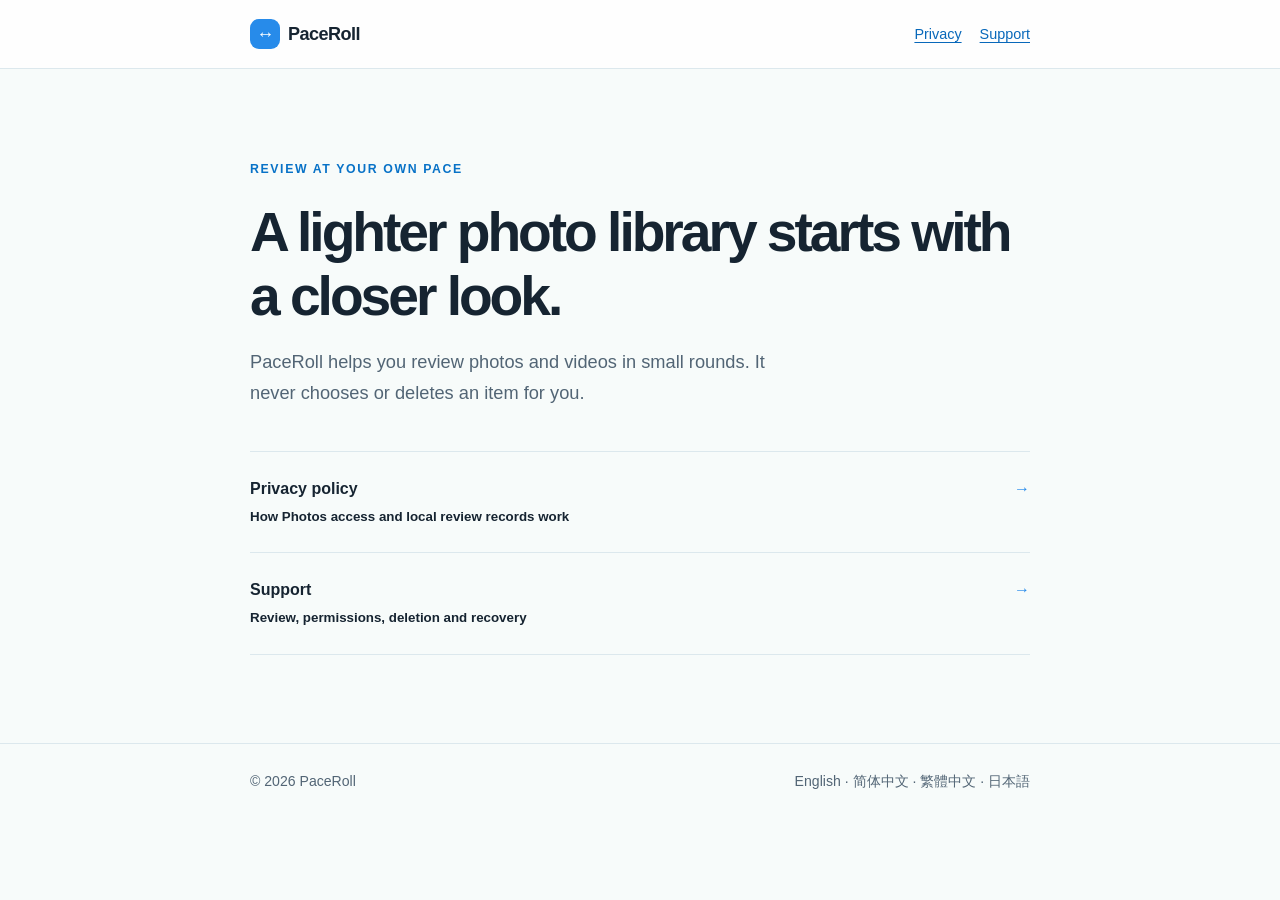
<file: index.html>
<!doctype html>
<html lang="en"><head><meta charset="utf-8"><meta name="viewport" content="width=device-width,initial-scale=1"><title>PaceRoll · Help &amp; Privacy</title><meta name="description" content="PaceRoll photo review support and privacy information."><link rel="icon" type="image/png" href="favicon.png"><link rel="stylesheet" href="styles.css"></head>
<body><header><div class="wrap nav"><a class="brand" href="./"><i aria-hidden="true">↔</i>PaceRoll</a><nav class="navlinks" aria-label="Pages"><a href="privacy/">Privacy</a><a href="support/">Support</a></nav></div></header>
<main class="wrap"><p class="eyebrow">Review at your own pace</p><h1>A lighter photo library starts with a closer look.</h1><p class="lede">PaceRoll helps you review photos and videos in small rounds. It never chooses or deletes an item for you.</p><nav class="linklist" aria-label="Help and legal pages"><a href="privacy/"><span>Privacy policy<br><small>How Photos access and local review records work</small></span><span aria-hidden="true">→</span></a><a href="support/"><span>Support<br><small>Review, permissions, deletion and recovery</small></span><span aria-hidden="true">→</span></a></nav></main>
<footer><div class="wrap"><span>© 2026 PaceRoll</span><span>English · 简体中文 · 繁體中文 · 日本語</span></div></footer></body></html>
</file>
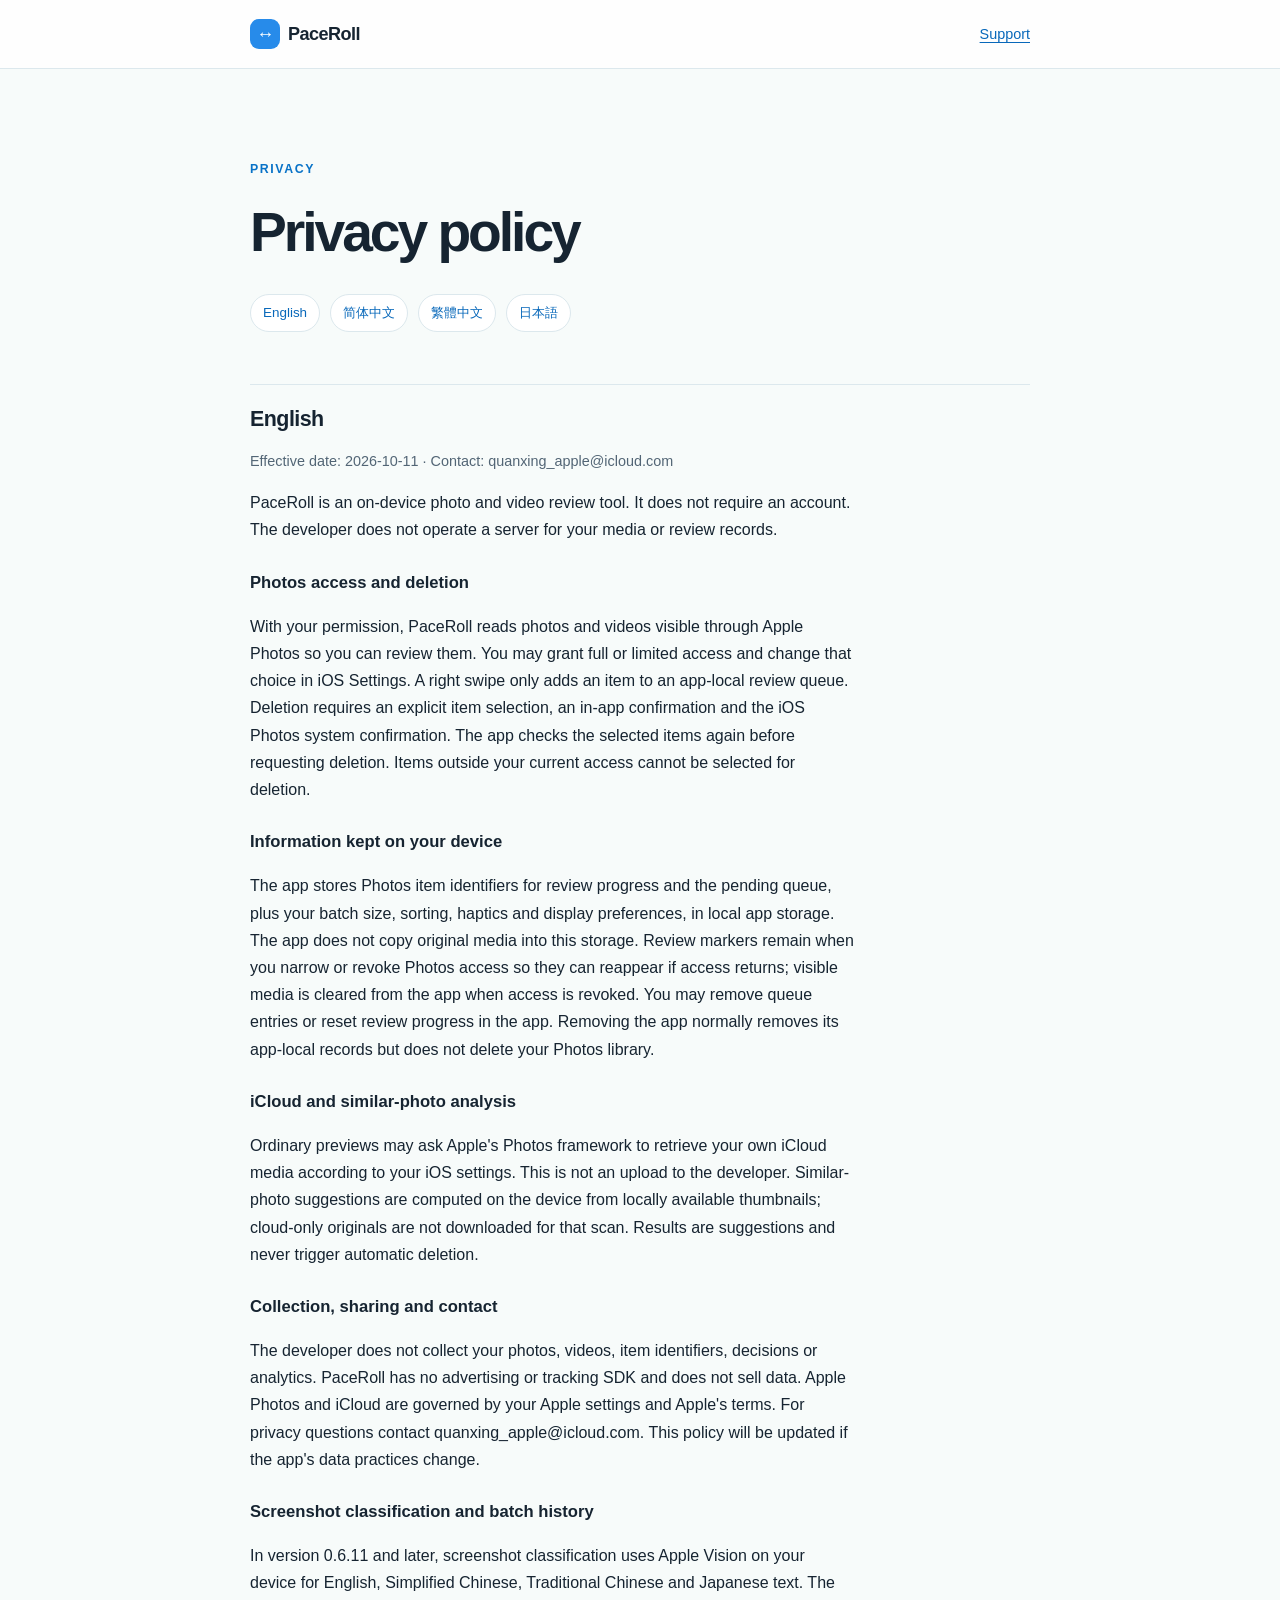
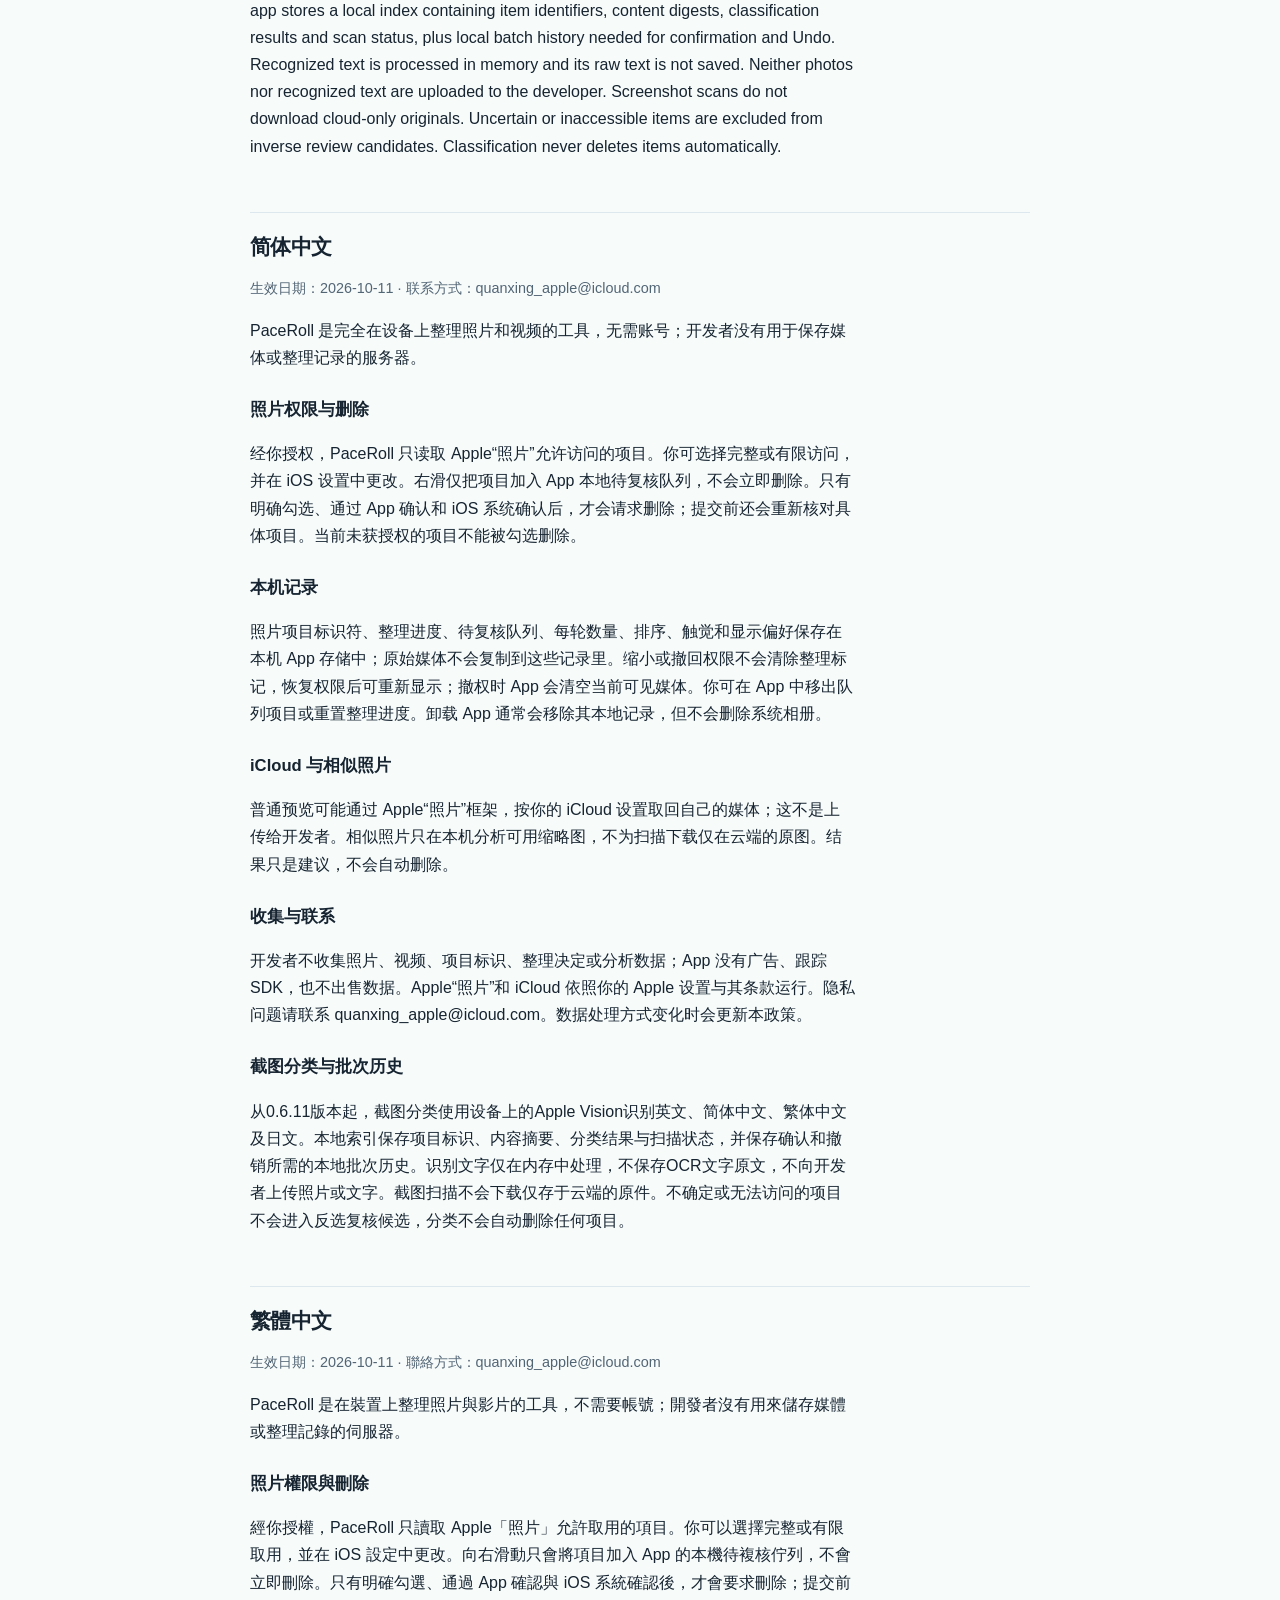
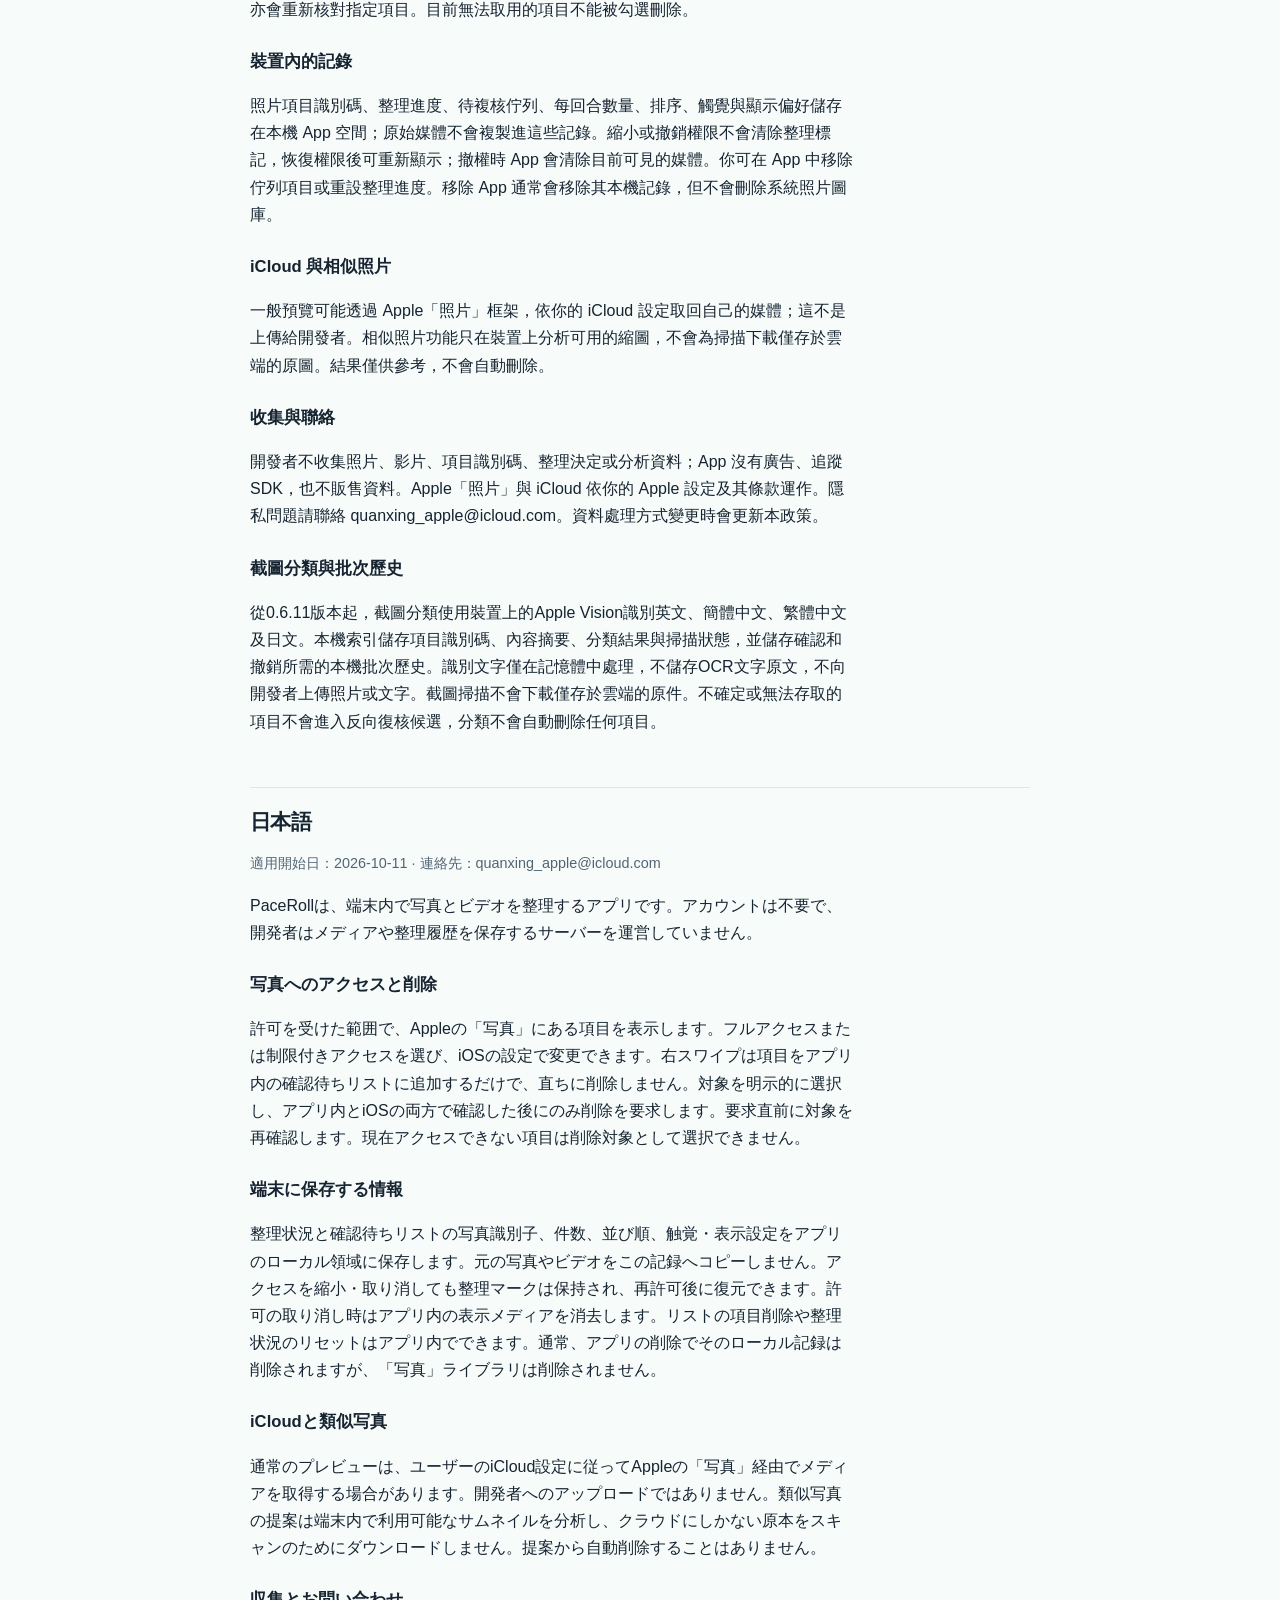
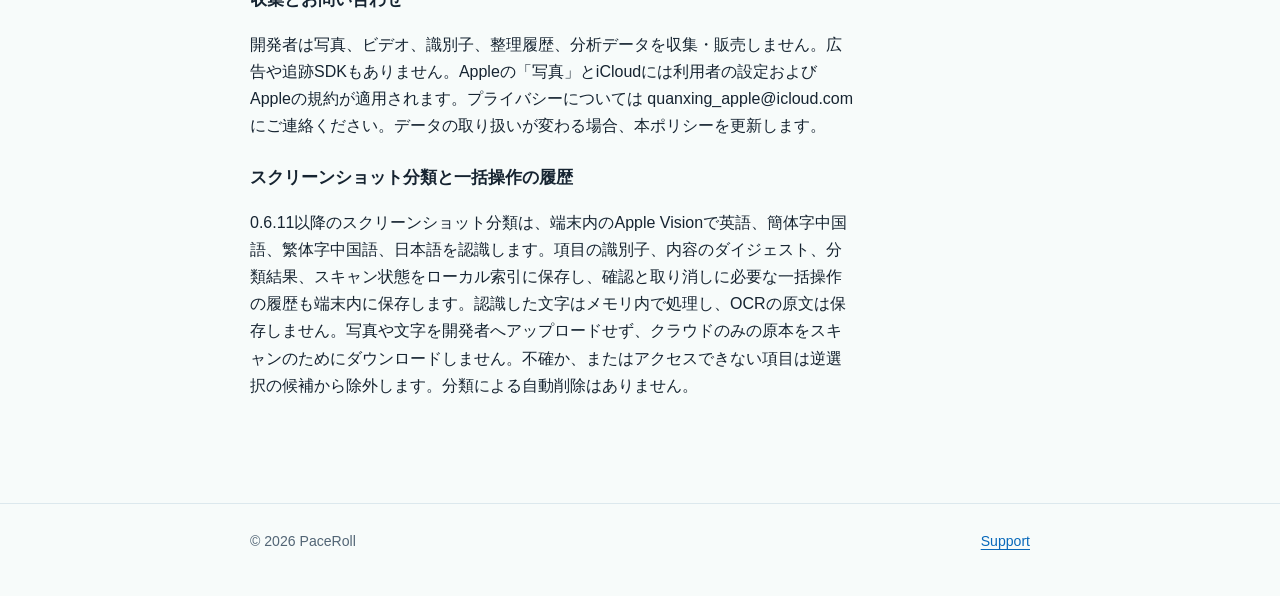
<file: privacy/index.html>
<!doctype html>
<html lang="en"><head><meta charset="utf-8"><meta name="viewport" content="width=device-width,initial-scale=1"><title>Privacy Policy · PaceRoll</title><meta name="description" content="How PaceRoll handles Photos access and on-device review data."><link rel="icon" type="image/png" href="../favicon.png"><link rel="stylesheet" href="../styles.css"></head>
<body><header><div class="wrap nav"><a class="brand" href="../"><i aria-hidden="true">↔</i>PaceRoll</a><nav class="navlinks" aria-label="Pages"><a href="../support/">Support</a></nav></div></header>
<main class="wrap"><p class="eyebrow">Privacy</p><h1>Privacy policy</h1><nav class="language-nav" aria-label="Language"><a href="#en">English</a><a href="#zh-hans">简体中文</a><a href="#zh-hant">繁體中文</a><a href="#ja">日本語</a></nav>
<article id="en" class="language-section" lang="en"><h2>English</h2><p class="meta">Effective date: 2026-10-11 · Contact: quanxing_apple@icloud.com</p><p>PaceRoll is an on-device photo and video review tool. It does not require an account. The developer does not operate a server for your media or review records.</p><h3>Photos access and deletion</h3><p>With your permission, PaceRoll reads photos and videos visible through Apple Photos so you can review them. You may grant full or limited access and change that choice in iOS Settings. A right swipe only adds an item to an app-local review queue. Deletion requires an explicit item selection, an in-app confirmation and the iOS Photos system confirmation. The app checks the selected items again before requesting deletion. Items outside your current access cannot be selected for deletion.</p><h3>Information kept on your device</h3><p>The app stores Photos item identifiers for review progress and the pending queue, plus your batch size, sorting, haptics and display preferences, in local app storage. The app does not copy original media into this storage. Review markers remain when you narrow or revoke Photos access so they can reappear if access returns; visible media is cleared from the app when access is revoked. You may remove queue entries or reset review progress in the app. Removing the app normally removes its app-local records but does not delete your Photos library.</p><h3>iCloud and similar-photo analysis</h3><p>Ordinary previews may ask Apple's Photos framework to retrieve your own iCloud media according to your iOS settings. This is not an upload to the developer. Similar-photo suggestions are computed on the device from locally available thumbnails; cloud-only originals are not downloaded for that scan. Results are suggestions and never trigger automatic deletion.</p><h3>Collection, sharing and contact</h3><p>The developer does not collect your photos, videos, item identifiers, decisions or analytics. PaceRoll has no advertising or tracking SDK and does not sell data. Apple Photos and iCloud are governed by your Apple settings and Apple's terms. For privacy questions contact quanxing_apple@icloud.com. This policy will be updated if the app's data practices change.</p><h3>Screenshot classification and batch history</h3><p>In version 0.6.11 and later, screenshot classification uses Apple Vision on your device for English, Simplified Chinese, Traditional Chinese and Japanese text. The app stores a local index containing item identifiers, content digests, classification results and scan status, plus local batch history needed for confirmation and Undo. Recognized text is processed in memory and its raw text is not saved. Neither photos nor recognized text are uploaded to the developer. Screenshot scans do not download cloud-only originals. Uncertain or inaccessible items are excluded from inverse review candidates. Classification never deletes items automatically.</p></article>
<article id="zh-hans" class="language-section" lang="zh-Hans"><h2>简体中文</h2><p class="meta">生效日期：2026-10-11 · 联系方式：quanxing_apple@icloud.com</p><p>PaceRoll 是完全在设备上整理照片和视频的工具，无需账号；开发者没有用于保存媒体或整理记录的服务器。</p><h3>照片权限与删除</h3><p>经你授权，PaceRoll 只读取 Apple“照片”允许访问的项目。你可选择完整或有限访问，并在 iOS 设置中更改。右滑仅把项目加入 App 本地待复核队列，不会立即删除。只有明确勾选、通过 App 确认和 iOS 系统确认后，才会请求删除；提交前还会重新核对具体项目。当前未获授权的项目不能被勾选删除。</p><h3>本机记录</h3><p>照片项目标识符、整理进度、待复核队列、每轮数量、排序、触觉和显示偏好保存在本机 App 存储中；原始媒体不会复制到这些记录里。缩小或撤回权限不会清除整理标记，恢复权限后可重新显示；撤权时 App 会清空当前可见媒体。你可在 App 中移出队列项目或重置整理进度。卸载 App 通常会移除其本地记录，但不会删除系统相册。</p><h3>iCloud 与相似照片</h3><p>普通预览可能通过 Apple“照片”框架，按你的 iCloud 设置取回自己的媒体；这不是上传给开发者。相似照片只在本机分析可用缩略图，不为扫描下载仅在云端的原图。结果只是建议，不会自动删除。</p><h3>收集与联系</h3><p>开发者不收集照片、视频、项目标识、整理决定或分析数据；App 没有广告、跟踪 SDK，也不出售数据。Apple“照片”和 iCloud 依照你的 Apple 设置与其条款运行。隐私问题请联系 quanxing_apple@icloud.com。数据处理方式变化时会更新本政策。</p><h3>截图分类与批次历史</h3><p>从0.6.11版本起，截图分类使用设备上的Apple Vision识别英文、简体中文、繁体中文及日文。本地索引保存项目标识、内容摘要、分类结果与扫描状态，并保存确认和撤销所需的本地批次历史。识别文字仅在内存中处理，不保存OCR文字原文，不向开发者上传照片或文字。截图扫描不会下载仅存于云端的原件。不确定或无法访问的项目不会进入反选复核候选，分类不会自动删除任何项目。</p></article>
<article id="zh-hant" class="language-section" lang="zh-Hant"><h2>繁體中文</h2><p class="meta">生效日期：2026-10-11 · 聯絡方式：quanxing_apple@icloud.com</p><p>PaceRoll 是在裝置上整理照片與影片的工具，不需要帳號；開發者沒有用來儲存媒體或整理記錄的伺服器。</p><h3>照片權限與刪除</h3><p>經你授權，PaceRoll 只讀取 Apple「照片」允許取用的項目。你可以選擇完整或有限取用，並在 iOS 設定中更改。向右滑動只會將項目加入 App 的本機待複核佇列，不會立即刪除。只有明確勾選、通過 App 確認與 iOS 系統確認後，才會要求刪除；提交前亦會重新核對指定項目。目前無法取用的項目不能被勾選刪除。</p><h3>裝置內的記錄</h3><p>照片項目識別碼、整理進度、待複核佇列、每回合數量、排序、觸覺與顯示偏好儲存在本機 App 空間；原始媒體不會複製進這些記錄。縮小或撤銷權限不會清除整理標記，恢復權限後可重新顯示；撤權時 App 會清除目前可見的媒體。你可在 App 中移除佇列項目或重設整理進度。移除 App 通常會移除其本機記錄，但不會刪除系統照片圖庫。</p><h3>iCloud 與相似照片</h3><p>一般預覽可能透過 Apple「照片」框架，依你的 iCloud 設定取回自己的媒體；這不是上傳給開發者。相似照片功能只在裝置上分析可用的縮圖，不會為掃描下載僅存於雲端的原圖。結果僅供參考，不會自動刪除。</p><h3>收集與聯絡</h3><p>開發者不收集照片、影片、項目識別碼、整理決定或分析資料；App 沒有廣告、追蹤 SDK，也不販售資料。Apple「照片」與 iCloud 依你的 Apple 設定及其條款運作。隱私問題請聯絡 quanxing_apple@icloud.com。資料處理方式變更時會更新本政策。</p><h3>截圖分類與批次歷史</h3><p>從0.6.11版本起，截圖分類使用裝置上的Apple Vision識別英文、簡體中文、繁體中文及日文。本機索引儲存項目識別碼、內容摘要、分類結果與掃描狀態，並儲存確認和撤銷所需的本機批次歷史。識別文字僅在記憶體中處理，不儲存OCR文字原文，不向開發者上傳照片或文字。截圖掃描不會下載僅存於雲端的原件。不確定或無法存取的項目不會進入反向復核候選，分類不會自動刪除任何項目。</p></article>
<article id="ja" class="language-section" lang="ja"><h2>日本語</h2><p class="meta">適用開始日：2026-10-11 · 連絡先：quanxing_apple@icloud.com</p><p>PaceRollは、端末内で写真とビデオを整理するアプリです。アカウントは不要で、開発者はメディアや整理履歴を保存するサーバーを運営していません。</p><h3>写真へのアクセスと削除</h3><p>許可を受けた範囲で、Appleの「写真」にある項目を表示します。フルアクセスまたは制限付きアクセスを選び、iOSの設定で変更できます。右スワイプは項目をアプリ内の確認待ちリストに追加するだけで、直ちに削除しません。対象を明示的に選択し、アプリ内とiOSの両方で確認した後にのみ削除を要求します。要求直前に対象を再確認します。現在アクセスできない項目は削除対象として選択できません。</p><h3>端末に保存する情報</h3><p>整理状況と確認待ちリストの写真識別子、件数、並び順、触覚・表示設定をアプリのローカル領域に保存します。元の写真やビデオをこの記録へコピーしません。アクセスを縮小・取り消しても整理マークは保持され、再許可後に復元できます。許可の取り消し時はアプリ内の表示メディアを消去します。リストの項目削除や整理状況のリセットはアプリ内でできます。通常、アプリの削除でそのローカル記録は削除されますが、「写真」ライブラリは削除されません。</p><h3>iCloudと類似写真</h3><p>通常のプレビューは、ユーザーのiCloud設定に従ってAppleの「写真」経由でメディアを取得する場合があります。開発者へのアップロードではありません。類似写真の提案は端末内で利用可能なサムネイルを分析し、クラウドにしかない原本をスキャンのためにダウンロードしません。提案から自動削除することはありません。</p><h3>収集とお問い合わせ</h3><p>開発者は写真、ビデオ、識別子、整理履歴、分析データを収集・販売しません。広告や追跡SDKもありません。Appleの「写真」とiCloudには利用者の設定およびAppleの規約が適用されます。プライバシーについては quanxing_apple@icloud.com にご連絡ください。データの取り扱いが変わる場合、本ポリシーを更新します。</p><h3>スクリーンショット分類と一括操作の履歴</h3><p>0.6.11以降のスクリーンショット分類は、端末内のApple Visionで英語、簡体字中国語、繁体字中国語、日本語を認識します。項目の識別子、内容のダイジェスト、分類結果、スキャン状態をローカル索引に保存し、確認と取り消しに必要な一括操作の履歴も端末内に保存します。認識した文字はメモリ内で処理し、OCRの原文は保存しません。写真や文字を開発者へアップロードせず、クラウドのみの原本をスキャンのためにダウンロードしません。不確か、またはアクセスできない項目は逆選択の候補から除外します。分類による自動削除はありません。</p></article>
</main><footer><div class="wrap"><span>© 2026 PaceRoll</span><a href="../support/">Support</a></div></footer></body></html>
</file>
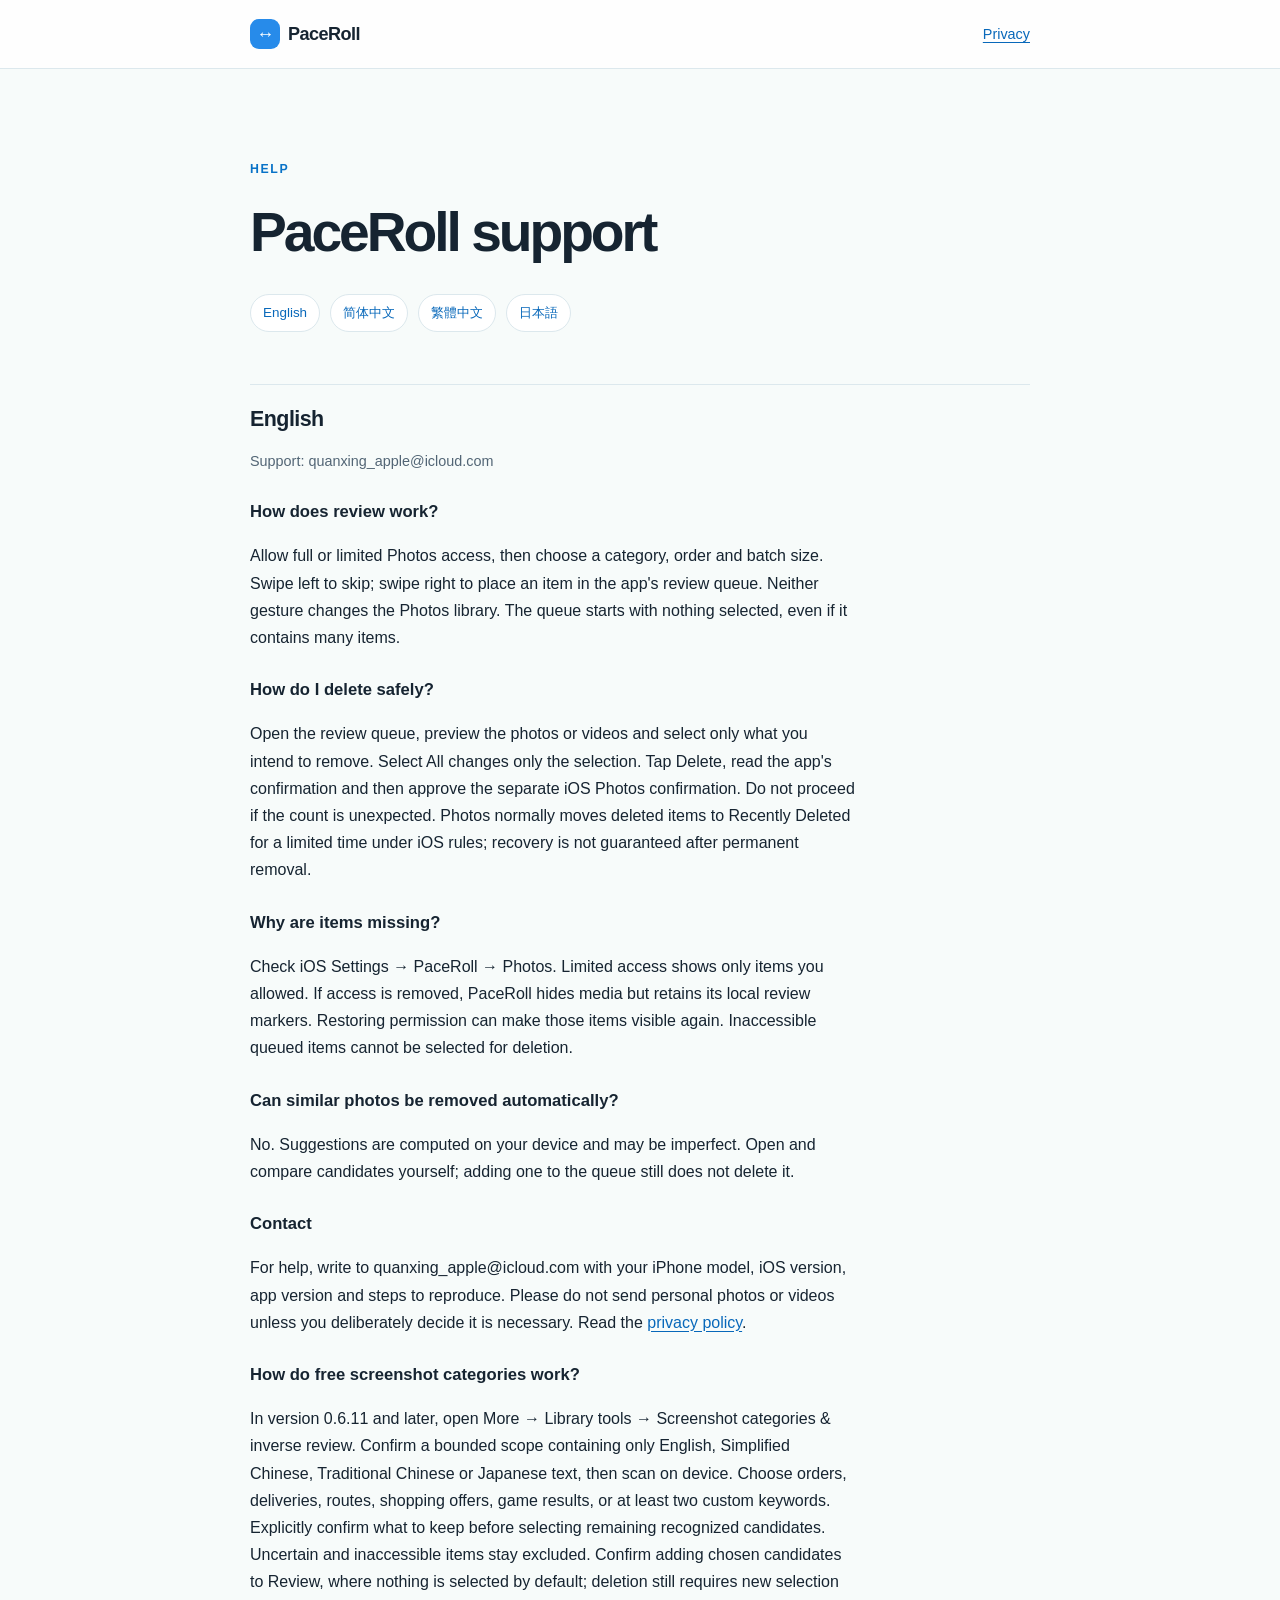
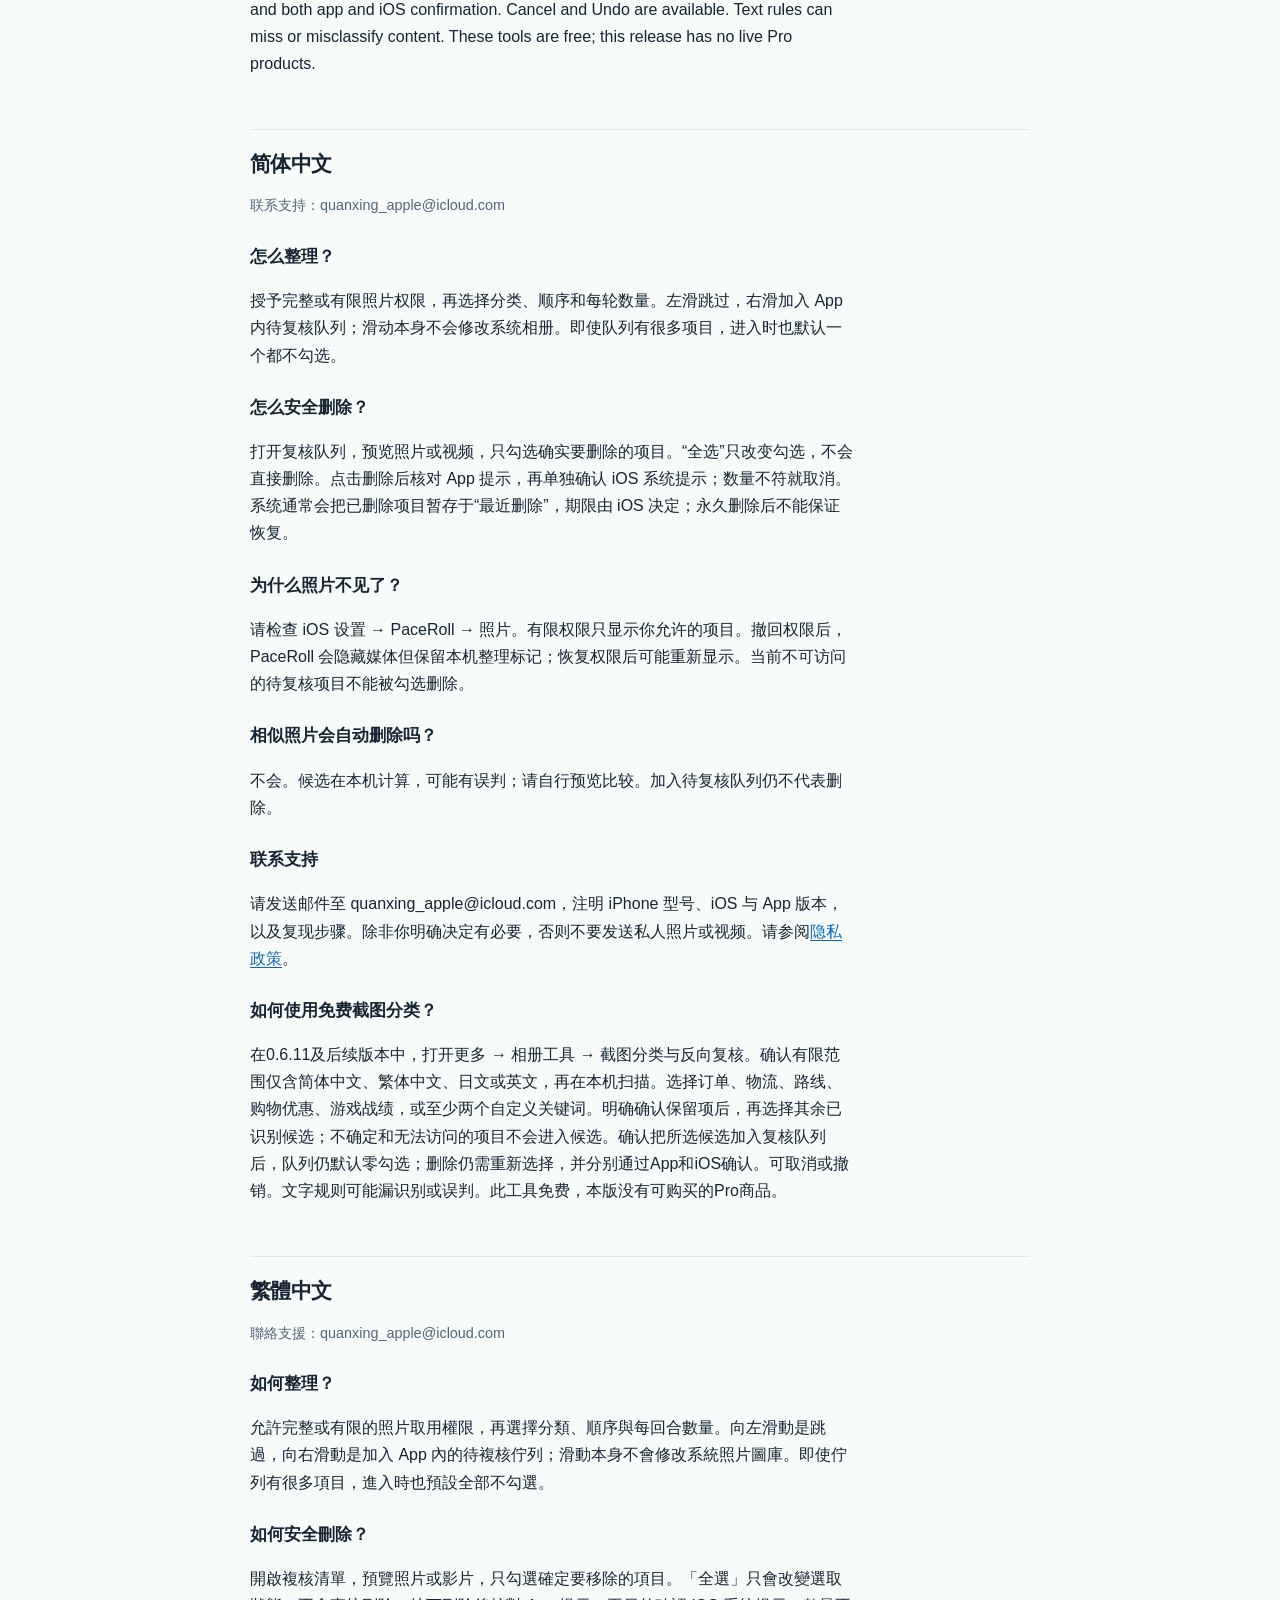
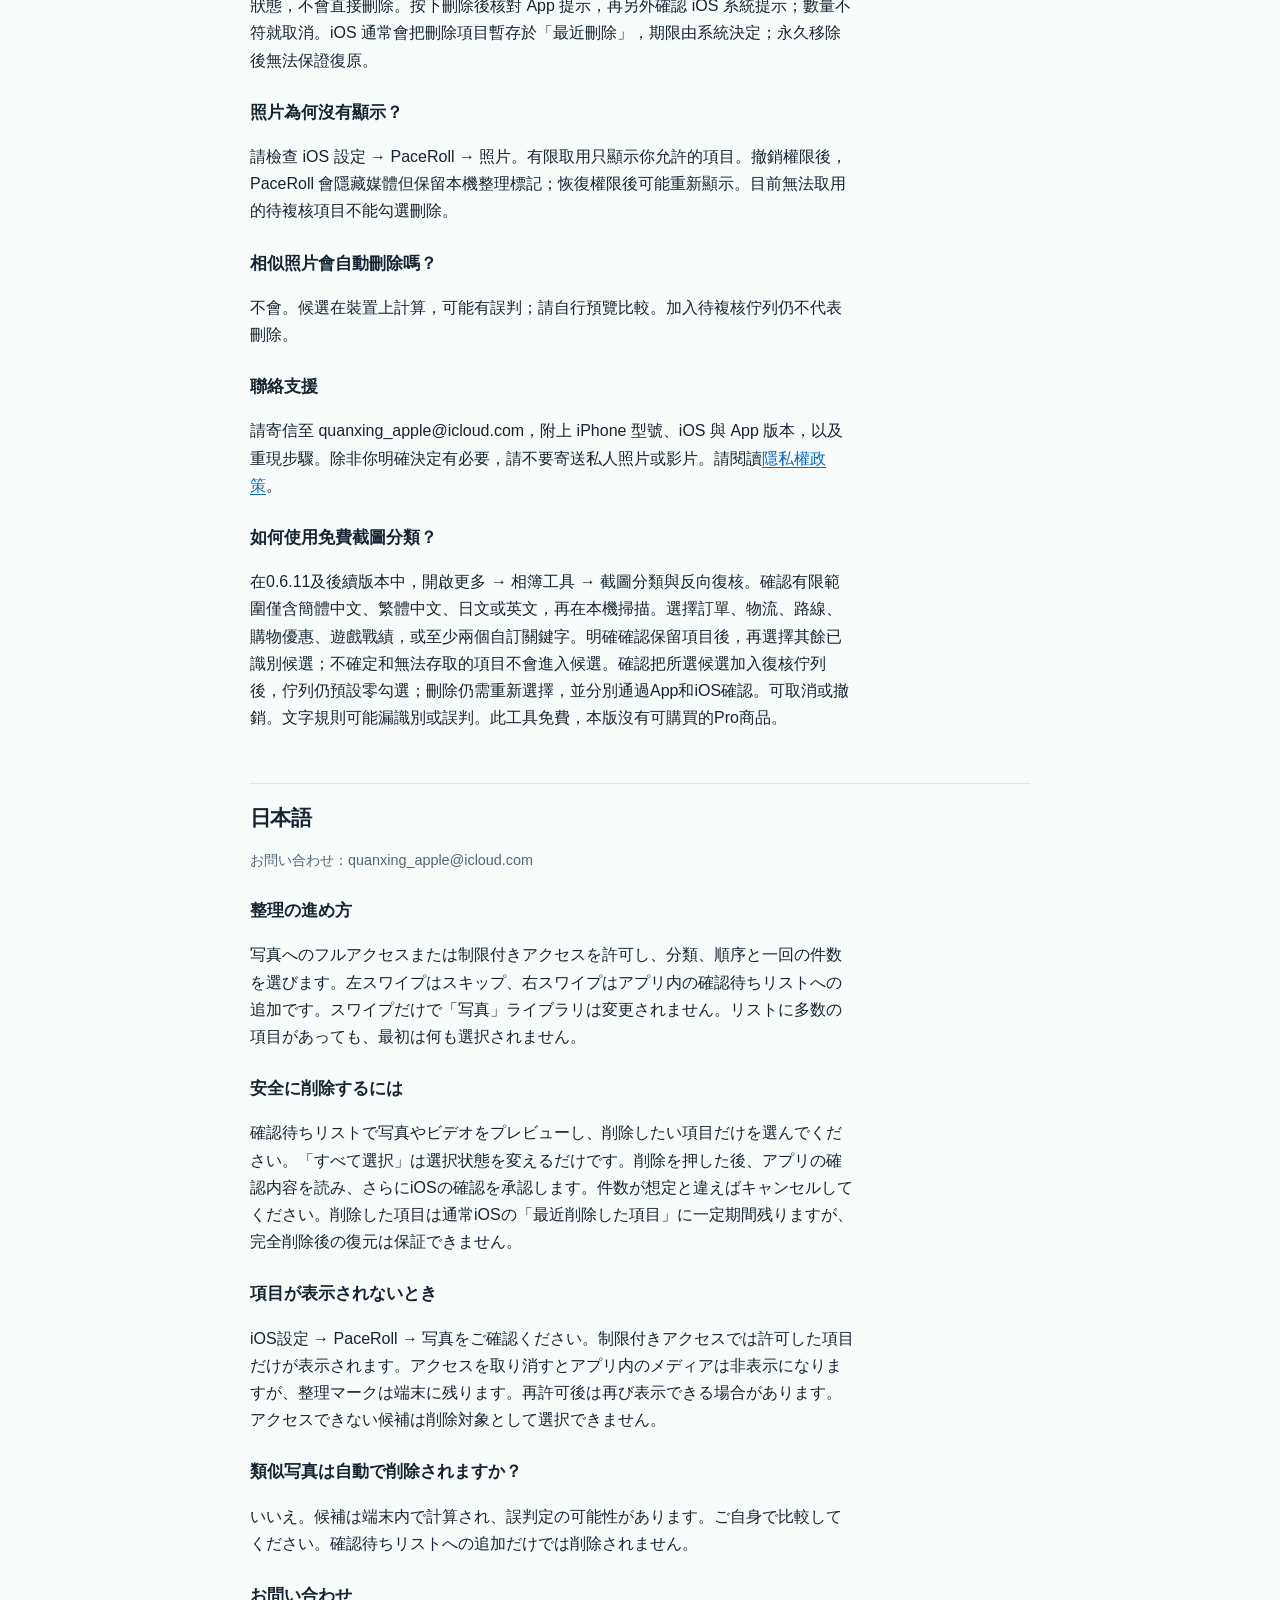
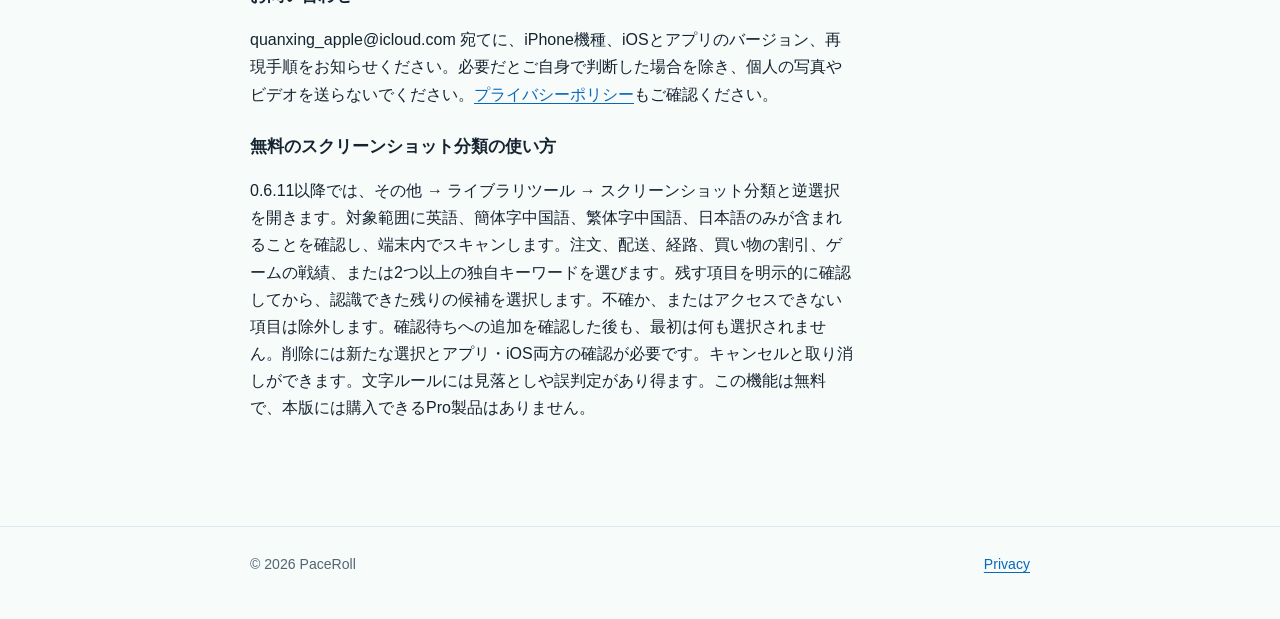
<file: support/index.html>
<!doctype html>
<html lang="en"><head><meta charset="utf-8"><meta name="viewport" content="width=device-width,initial-scale=1"><title>Support · PaceRoll</title><meta name="description" content="PaceRoll help with Photos permissions, review and deletion."><link rel="icon" type="image/png" href="../favicon.png"><link rel="stylesheet" href="../styles.css"></head>
<body><header><div class="wrap nav"><a class="brand" href="../"><i aria-hidden="true">↔</i>PaceRoll</a><nav class="navlinks" aria-label="Pages"><a href="../privacy/">Privacy</a></nav></div></header>
<main class="wrap"><p class="eyebrow">Help</p><h1>PaceRoll support</h1><nav class="language-nav" aria-label="Language"><a href="#en">English</a><a href="#zh-hans">简体中文</a><a href="#zh-hant">繁體中文</a><a href="#ja">日本語</a></nav>
<article id="en" class="language-section" lang="en"><h2>English</h2><p class="meta">Support: quanxing_apple@icloud.com</p><h3>How does review work?</h3><p>Allow full or limited Photos access, then choose a category, order and batch size. Swipe left to skip; swipe right to place an item in the app's review queue. Neither gesture changes the Photos library. The queue starts with nothing selected, even if it contains many items.</p><h3>How do I delete safely?</h3><p>Open the review queue, preview the photos or videos and select only what you intend to remove. Select All changes only the selection. Tap Delete, read the app's confirmation and then approve the separate iOS Photos confirmation. Do not proceed if the count is unexpected. Photos normally moves deleted items to Recently Deleted for a limited time under iOS rules; recovery is not guaranteed after permanent removal.</p><h3>Why are items missing?</h3><p>Check iOS Settings → PaceRoll → Photos. Limited access shows only items you allowed. If access is removed, PaceRoll hides media but retains its local review markers. Restoring permission can make those items visible again. Inaccessible queued items cannot be selected for deletion.</p><h3>Can similar photos be removed automatically?</h3><p>No. Suggestions are computed on your device and may be imperfect. Open and compare candidates yourself; adding one to the queue still does not delete it.</p><h3>Contact</h3><p>For help, write to quanxing_apple@icloud.com with your iPhone model, iOS version, app version and steps to reproduce. Please do not send personal photos or videos unless you deliberately decide it is necessary. Read the <a href="../privacy/">privacy policy</a>.</p><h3>How do free screenshot categories work?</h3><p>In version 0.6.11 and later, open More → Library tools → Screenshot categories &amp; inverse review. Confirm a bounded scope containing only English, Simplified Chinese, Traditional Chinese or Japanese text, then scan on device. Choose orders, deliveries, routes, shopping offers, game results, or at least two custom keywords. Explicitly confirm what to keep before selecting remaining recognized candidates. Uncertain and inaccessible items stay excluded. Confirm adding chosen candidates to Review, where nothing is selected by default; deletion still requires new selection and both app and iOS confirmation. Cancel and Undo are available. Text rules can miss or misclassify content. These tools are free; this release has no live Pro products.</p></article>
<article id="zh-hans" class="language-section" lang="zh-Hans"><h2>简体中文</h2><p class="meta">联系支持：quanxing_apple@icloud.com</p><h3>怎么整理？</h3><p>授予完整或有限照片权限，再选择分类、顺序和每轮数量。左滑跳过，右滑加入 App 内待复核队列；滑动本身不会修改系统相册。即使队列有很多项目，进入时也默认一个都不勾选。</p><h3>怎么安全删除？</h3><p>打开复核队列，预览照片或视频，只勾选确实要删除的项目。“全选”只改变勾选，不会直接删除。点击删除后核对 App 提示，再单独确认 iOS 系统提示；数量不符就取消。系统通常会把已删除项目暂存于“最近删除”，期限由 iOS 决定；永久删除后不能保证恢复。</p><h3>为什么照片不见了？</h3><p>请检查 iOS 设置 → PaceRoll → 照片。有限权限只显示你允许的项目。撤回权限后，PaceRoll 会隐藏媒体但保留本机整理标记；恢复权限后可能重新显示。当前不可访问的待复核项目不能被勾选删除。</p><h3>相似照片会自动删除吗？</h3><p>不会。候选在本机计算，可能有误判；请自行预览比较。加入待复核队列仍不代表删除。</p><h3>联系支持</h3><p>请发送邮件至 quanxing_apple@icloud.com，注明 iPhone 型号、iOS 与 App 版本，以及复现步骤。除非你明确决定有必要，否则不要发送私人照片或视频。请参阅<a href="../privacy/">隐私政策</a>。</p><h3>如何使用免费截图分类？</h3><p>在0.6.11及后续版本中，打开更多 → 相册工具 → 截图分类与反向复核。确认有限范围仅含简体中文、繁体中文、日文或英文，再在本机扫描。选择订单、物流、路线、购物优惠、游戏战绩，或至少两个自定义关键词。明确确认保留项后，再选择其余已识别候选；不确定和无法访问的项目不会进入候选。确认把所选候选加入复核队列后，队列仍默认零勾选；删除仍需重新选择，并分别通过App和iOS确认。可取消或撤销。文字规则可能漏识别或误判。此工具免费，本版没有可购买的Pro商品。</p></article>
<article id="zh-hant" class="language-section" lang="zh-Hant"><h2>繁體中文</h2><p class="meta">聯絡支援：quanxing_apple@icloud.com</p><h3>如何整理？</h3><p>允許完整或有限的照片取用權限，再選擇分類、順序與每回合數量。向左滑動是跳過，向右滑動是加入 App 內的待複核佇列；滑動本身不會修改系統照片圖庫。即使佇列有很多項目，進入時也預設全部不勾選。</p><h3>如何安全刪除？</h3><p>開啟複核清單，預覽照片或影片，只勾選確定要移除的項目。「全選」只會改變選取狀態，不會直接刪除。按下刪除後核對 App 提示，再另外確認 iOS 系統提示；數量不符就取消。iOS 通常會把刪除項目暫存於「最近刪除」，期限由系統決定；永久移除後無法保證復原。</p><h3>照片為何沒有顯示？</h3><p>請檢查 iOS 設定 → PaceRoll → 照片。有限取用只顯示你允許的項目。撤銷權限後，PaceRoll 會隱藏媒體但保留本機整理標記；恢復權限後可能重新顯示。目前無法取用的待複核項目不能勾選刪除。</p><h3>相似照片會自動刪除嗎？</h3><p>不會。候選在裝置上計算，可能有誤判；請自行預覽比較。加入待複核佇列仍不代表刪除。</p><h3>聯絡支援</h3><p>請寄信至 quanxing_apple@icloud.com，附上 iPhone 型號、iOS 與 App 版本，以及重現步驟。除非你明確決定有必要，請不要寄送私人照片或影片。請閱讀<a href="../privacy/">隱私權政策</a>。</p><h3>如何使用免費截圖分類？</h3><p>在0.6.11及後續版本中，開啟更多 → 相簿工具 → 截圖分類與反向復核。確認有限範圍僅含簡體中文、繁體中文、日文或英文，再在本機掃描。選擇訂單、物流、路線、購物優惠、遊戲戰績，或至少兩個自訂關鍵字。明確確認保留項目後，再選擇其餘已識別候選；不確定和無法存取的項目不會進入候選。確認把所選候選加入復核佇列後，佇列仍預設零勾選；刪除仍需重新選擇，並分別通過App和iOS確認。可取消或撤銷。文字規則可能漏識別或誤判。此工具免費，本版沒有可購買的Pro商品。</p></article>
<article id="ja" class="language-section" lang="ja"><h2>日本語</h2><p class="meta">お問い合わせ：quanxing_apple@icloud.com</p><h3>整理の進め方</h3><p>写真へのフルアクセスまたは制限付きアクセスを許可し、分類、順序と一回の件数を選びます。左スワイプはスキップ、右スワイプはアプリ内の確認待ちリストへの追加です。スワイプだけで「写真」ライブラリは変更されません。リストに多数の項目があっても、最初は何も選択されません。</p><h3>安全に削除するには</h3><p>確認待ちリストで写真やビデオをプレビューし、削除したい項目だけを選んでください。「すべて選択」は選択状態を変えるだけです。削除を押した後、アプリの確認内容を読み、さらにiOSの確認を承認します。件数が想定と違えばキャンセルしてください。削除した項目は通常iOSの「最近削除した項目」に一定期間残りますが、完全削除後の復元は保証できません。</p><h3>項目が表示されないとき</h3><p>iOS設定 → PaceRoll → 写真をご確認ください。制限付きアクセスでは許可した項目だけが表示されます。アクセスを取り消すとアプリ内のメディアは非表示になりますが、整理マークは端末に残ります。再許可後は再び表示できる場合があります。アクセスできない候補は削除対象として選択できません。</p><h3>類似写真は自動で削除されますか？</h3><p>いいえ。候補は端末内で計算され、誤判定の可能性があります。ご自身で比較してください。確認待ちリストへの追加だけでは削除されません。</p><h3>お問い合わせ</h3><p>quanxing_apple@icloud.com 宛てに、iPhone機種、iOSとアプリのバージョン、再現手順をお知らせください。必要だとご自身で判断した場合を除き、個人の写真やビデオを送らないでください。<a href="../privacy/">プライバシーポリシー</a>もご確認ください。</p><h3>無料のスクリーンショット分類の使い方</h3><p>0.6.11以降では、その他 → ライブラリツール → スクリーンショット分類と逆選択を開きます。対象範囲に英語、簡体字中国語、繁体字中国語、日本語のみが含まれることを確認し、端末内でスキャンします。注文、配送、経路、買い物の割引、ゲームの戦績、または2つ以上の独自キーワードを選びます。残す項目を明示的に確認してから、認識できた残りの候補を選択します。不確か、またはアクセスできない項目は除外します。確認待ちへの追加を確認した後も、最初は何も選択されません。削除には新たな選択とアプリ・iOS両方の確認が必要です。キャンセルと取り消しができます。文字ルールには見落としや誤判定があり得ます。この機能は無料で、本版には購入できるPro製品はありません。</p></article>
</main><footer><div class="wrap"><span>© 2026 PaceRoll</span><a href="../privacy/">Privacy</a></div></footer></body></html>
</file>
<file: styles.css>
:root{color-scheme:light;--ink:#162431;--muted:#526575;--blue:#278bea;--line:#dce8ed;--paper:#fff;--bg:#f7fbfa;--warm:#fff7e8}
*{box-sizing:border-box}
html{font-family:-apple-system,BlinkMacSystemFont,"SF Pro Text","PingFang SC","PingFang TC","Hiragino Kaku Gothic ProN",sans-serif;line-height:1.7;color:var(--ink);background:var(--bg);-webkit-text-size-adjust:100%}
body{margin:0;min-width:280px}
a{color:#0868ba;text-underline-offset:.2em}
a:focus-visible{outline:3px solid var(--blue);outline-offset:4px;border-radius:4px}
.wrap{width:min(100% - 40px,780px);margin:auto}
header{border-bottom:1px solid var(--line);background:rgba(255,255,255,.88)}
.nav{display:flex;justify-content:space-between;align-items:center;gap:20px;min-height:68px}
.brand{font-weight:800;color:var(--ink);font-size:1.13rem;text-decoration:none;letter-spacing:-.03em}
.brand i{display:inline-grid;place-items:center;width:30px;height:30px;border-radius:9px;background:var(--blue);color:#fff;font-style:normal;margin-right:8px}
.navlinks{display:flex;gap:18px;flex-wrap:wrap;font-size:.9rem}
main{padding:clamp(36px,7vw,78px) 0 88px}
.eyebrow{font-size:.77rem;letter-spacing:.13em;text-transform:uppercase;font-weight:750;color:#0872c7}
h1{font-size:clamp(2rem,5vw,3.45rem);line-height:1.16;letter-spacing:-.055em;margin:.35em 0}
h2{font-size:1.34rem;line-height:1.35;margin:2em 0 .5em;letter-spacing:-.025em}
h3{font-size:1.04rem;margin:1.5em 0 .3em}
p,li{max-width:68ch}
.lede{font-size:1.14rem;color:var(--muted);max-width:53ch}
.notice{border-left:4px solid #efb94c;background:var(--warm);padding:14px 18px;margin:24px 0;color:#63480d}
.linklist{margin-top:42px;border-top:1px solid var(--line)}
.linklist a{display:flex;justify-content:space-between;gap:14px;padding:23px 0;border-bottom:1px solid var(--line);font-weight:700;text-decoration:none;color:var(--ink)}
.linklist a span:last-child{color:var(--blue)}
.language-nav{display:flex;gap:10px;flex-wrap:wrap;margin:30px 0}
.language-nav a{padding:7px 12px;border:1px solid var(--line);border-radius:99px;background:var(--paper);font-size:.84rem;text-decoration:none}
.language-section{border-top:1px solid var(--line);padding-top:20px;margin-top:52px}
.language-section h2:first-child{margin-top:0}
.meta{font-size:.9rem;color:var(--muted)}
footer{border-top:1px solid var(--line);padding:26px 0 42px;color:var(--muted);font-size:.88rem}
footer .wrap{display:flex;justify-content:space-between;gap:20px;flex-wrap:wrap}
@media(max-width:560px){.nav{align-items:flex-start;flex-direction:column;padding:16px 0}.navlinks{gap:14px}main{padding-top:36px}}
</file>
